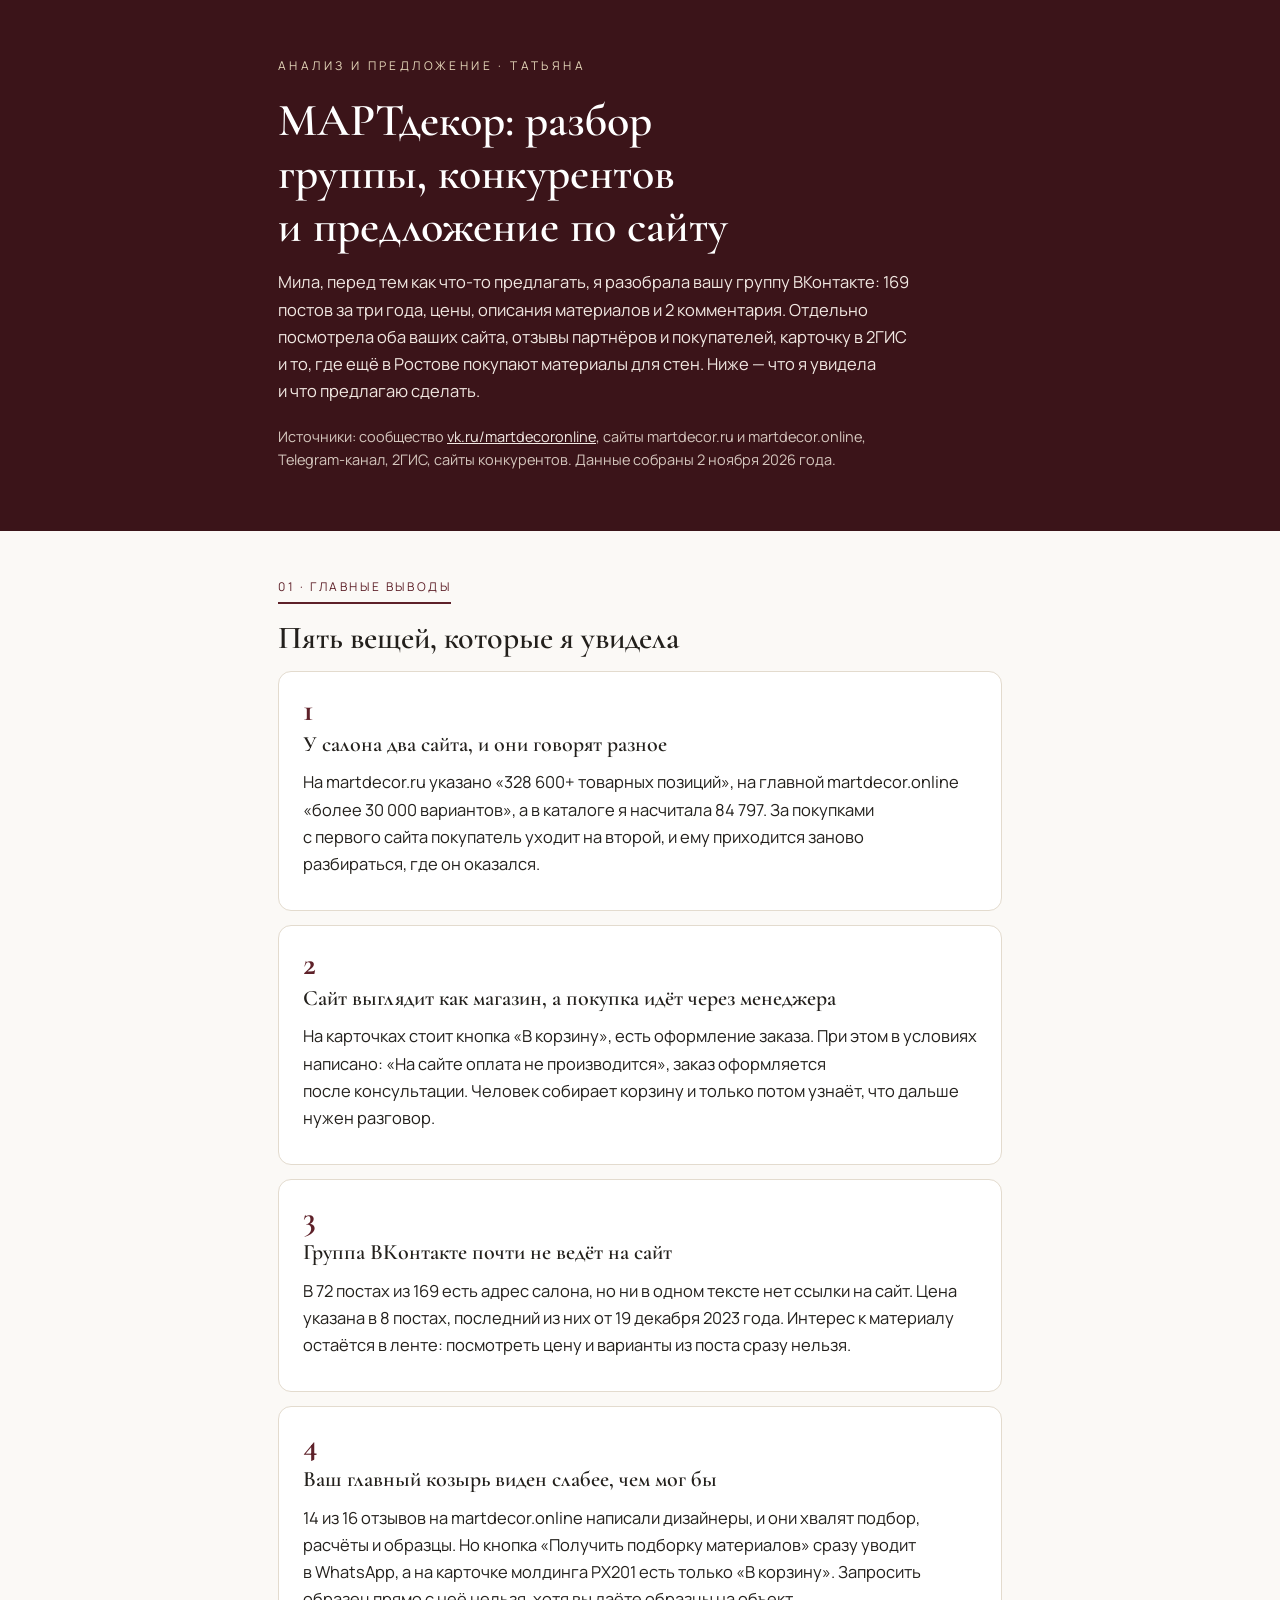
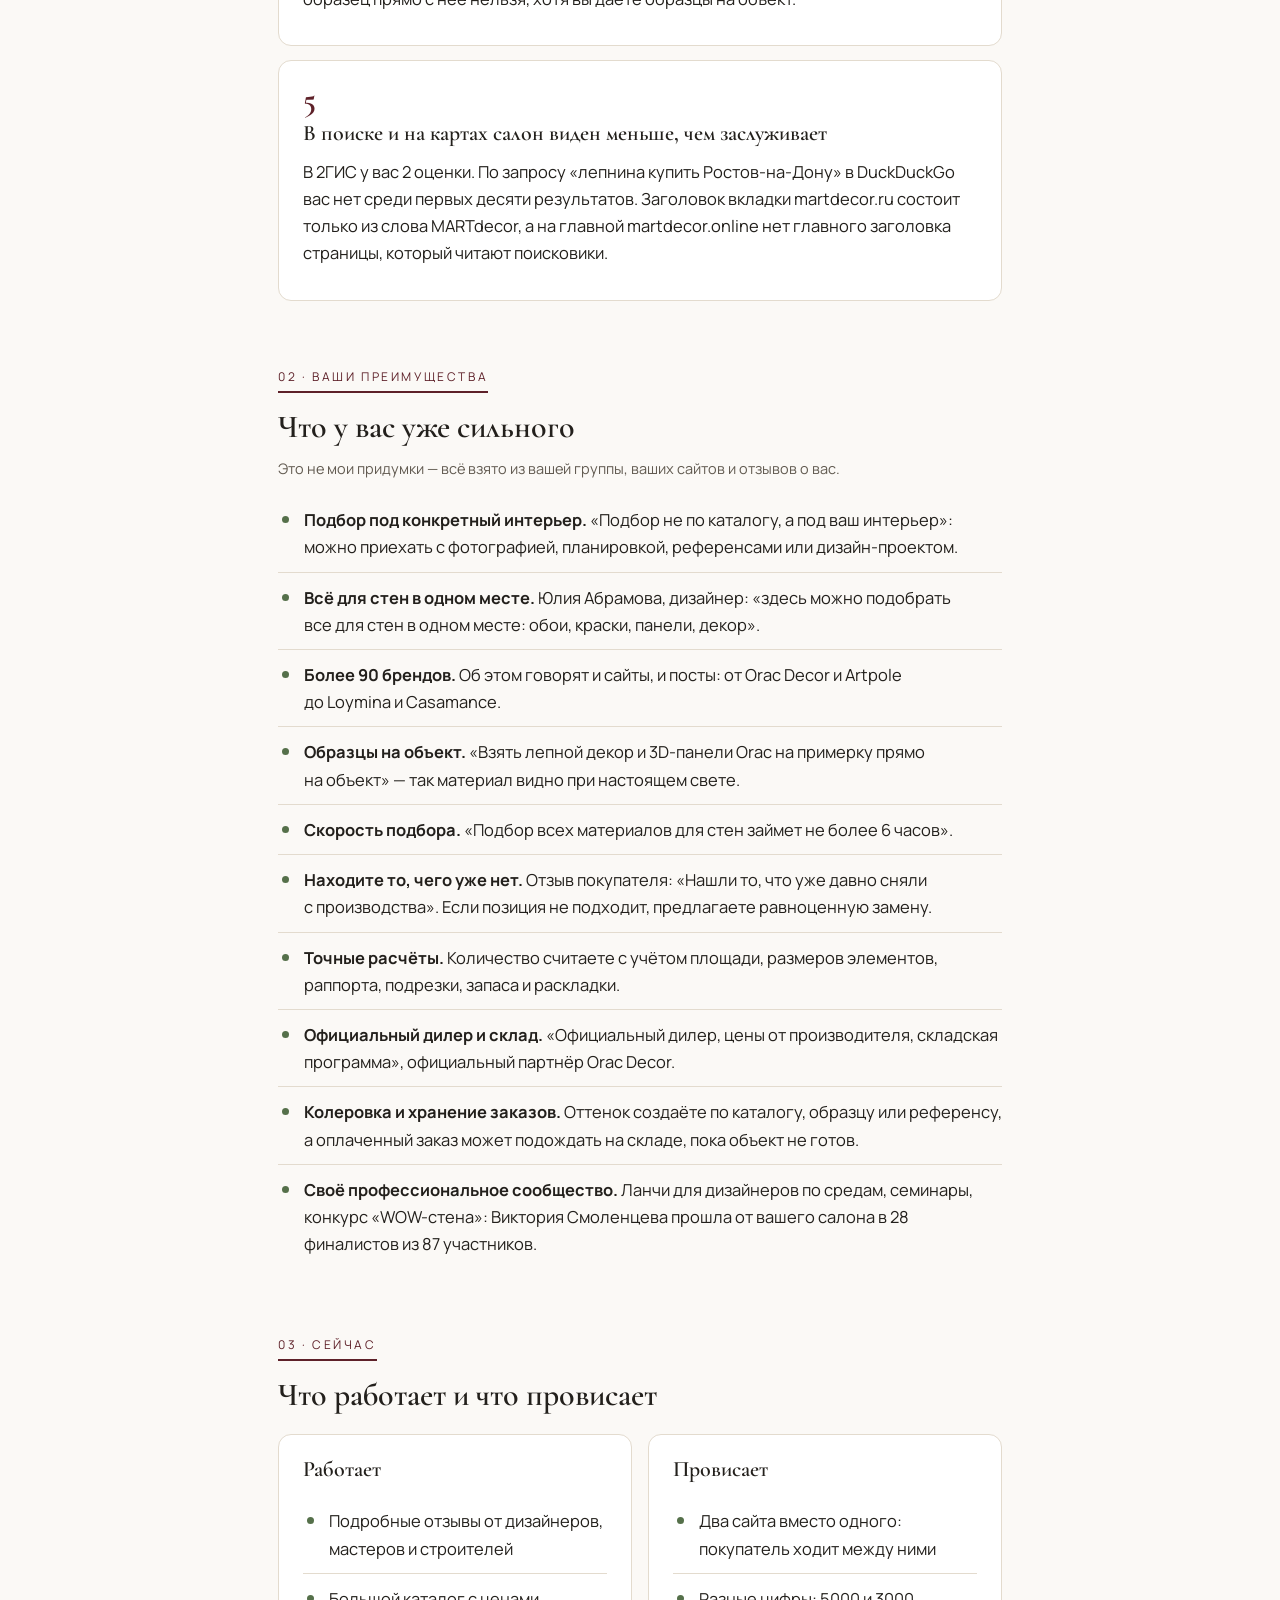
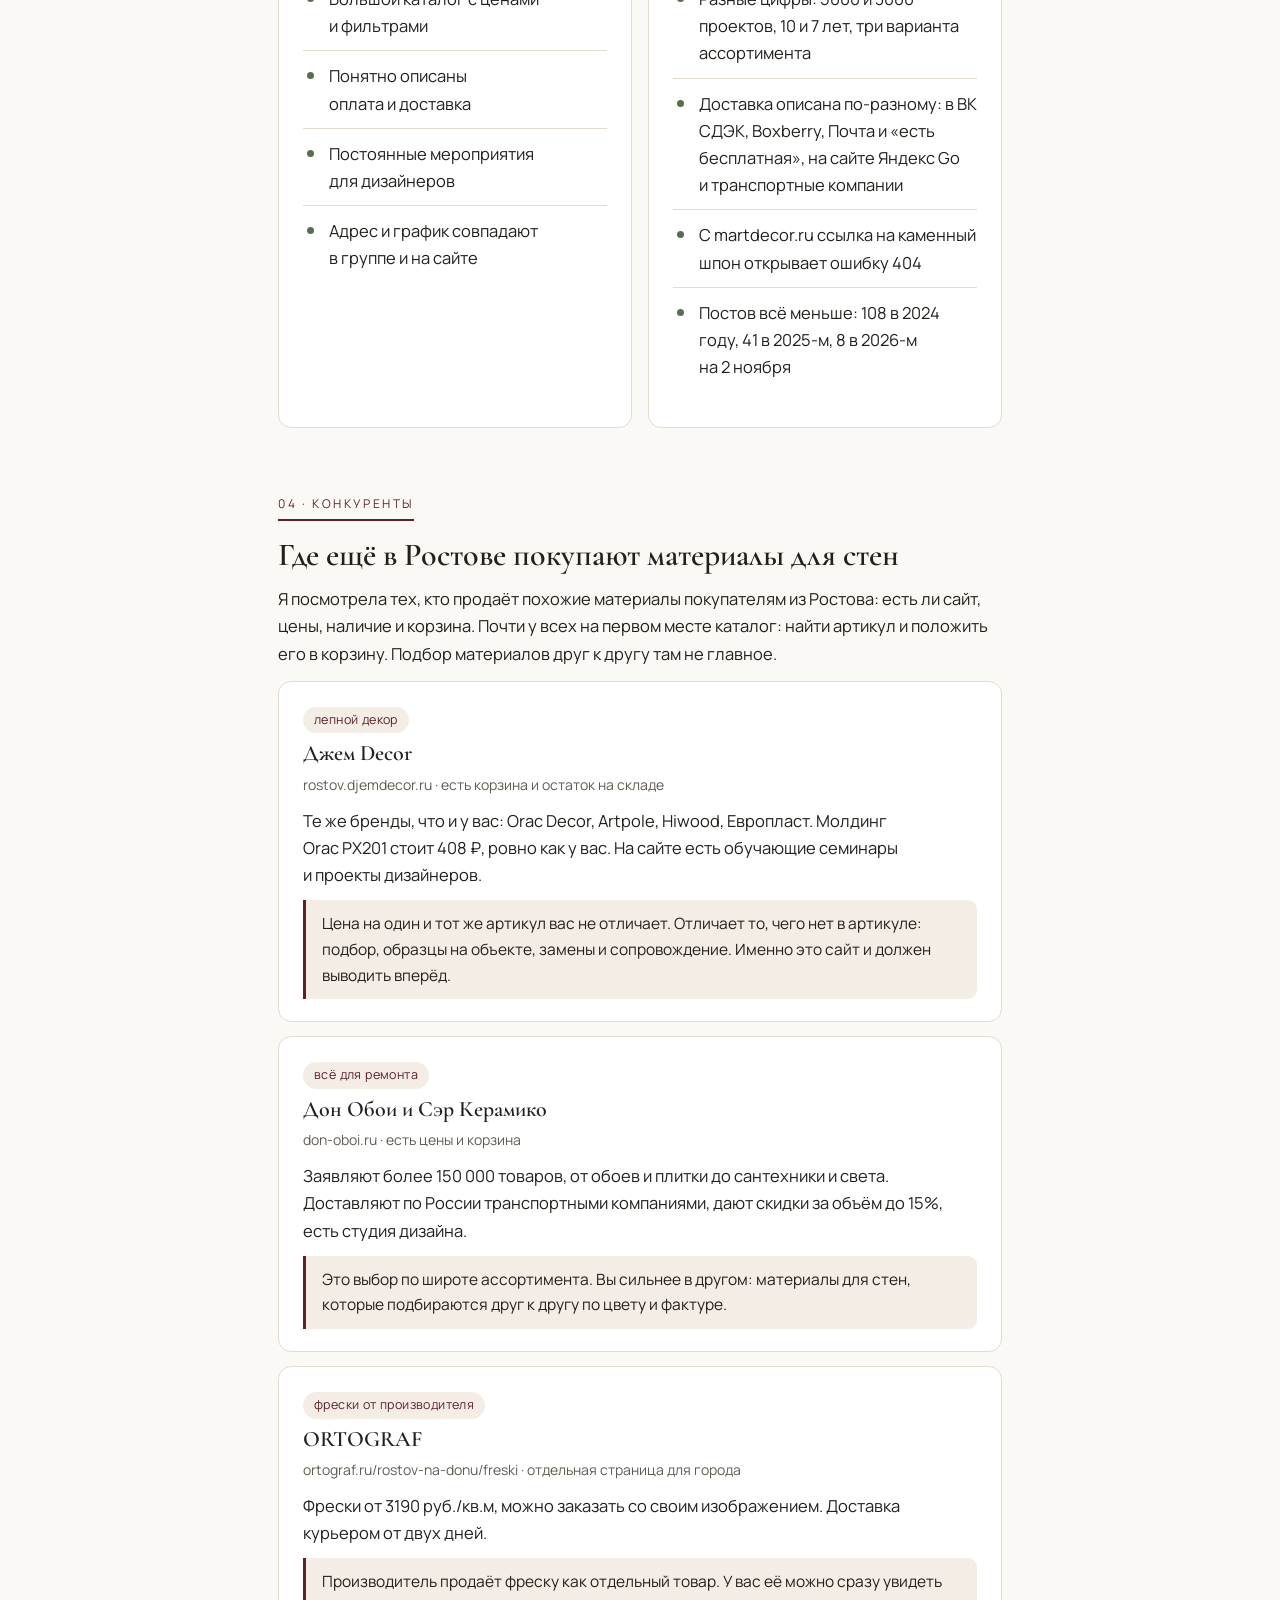
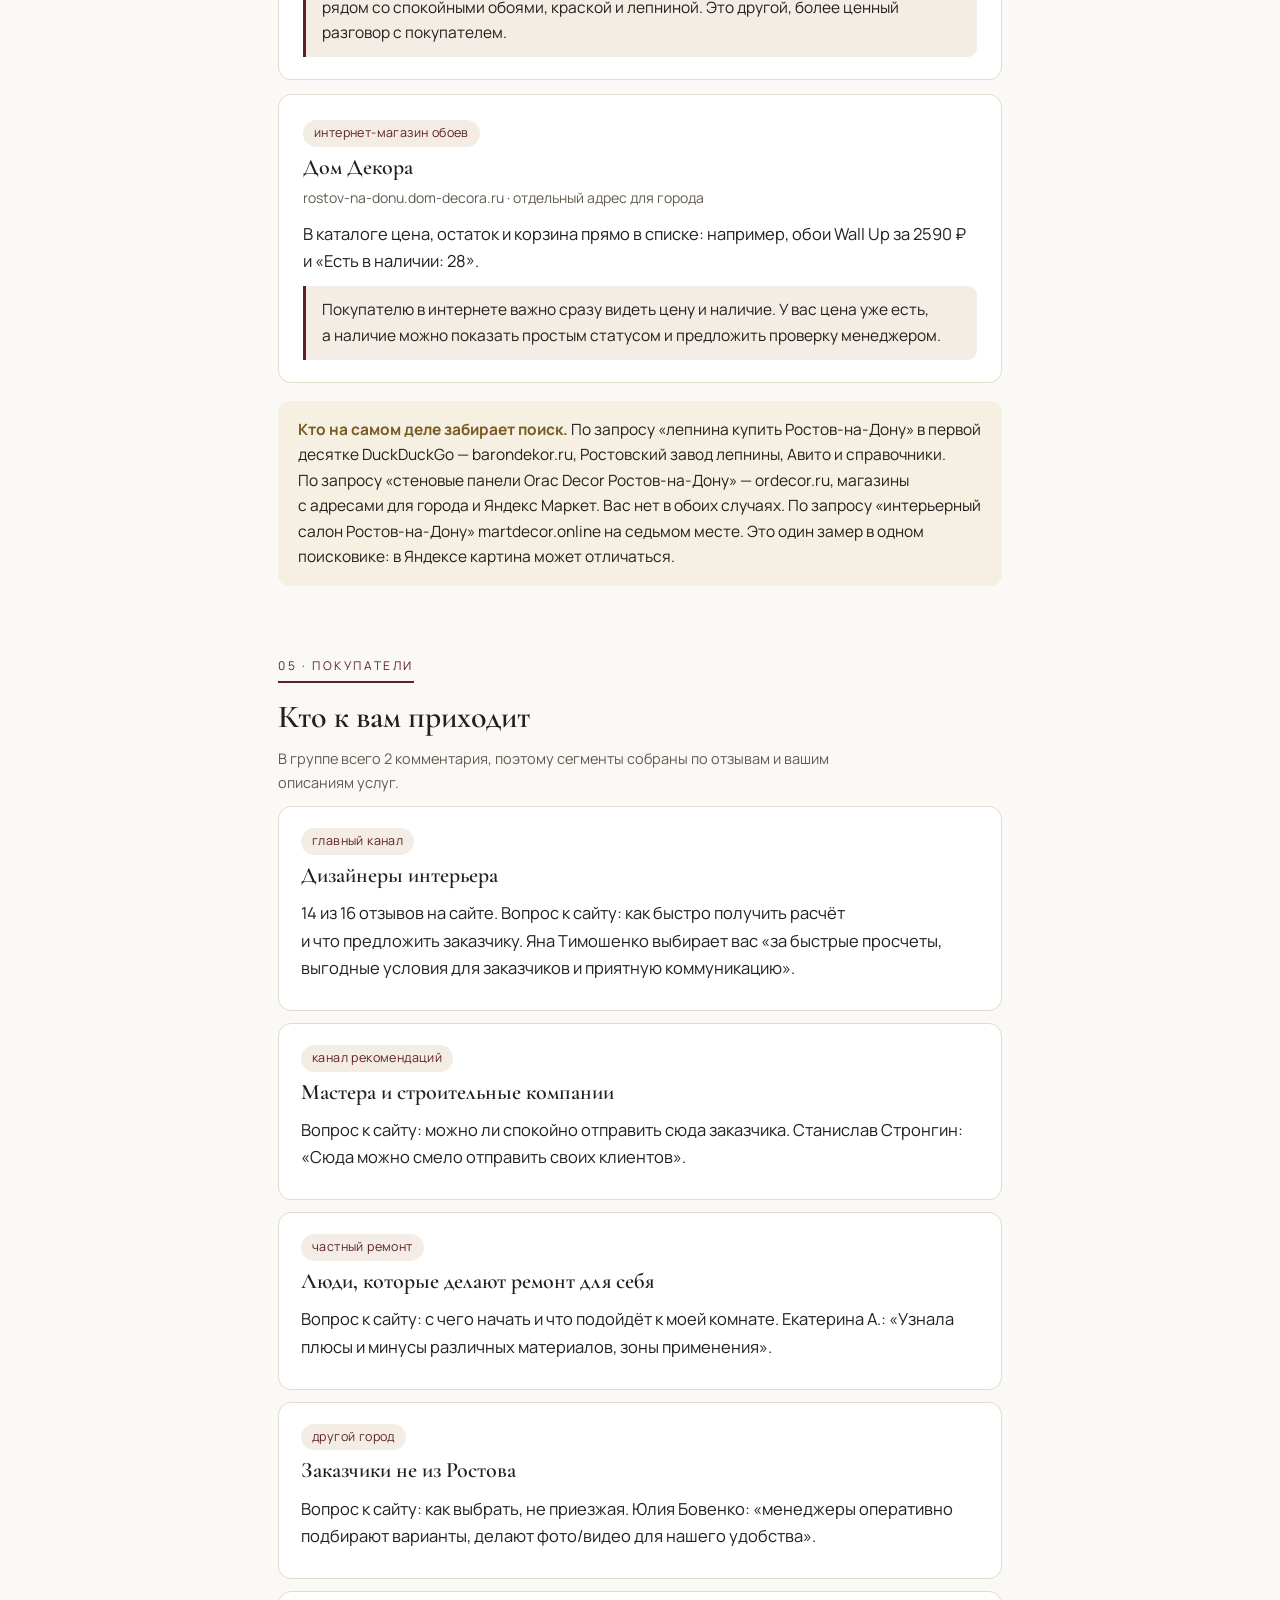
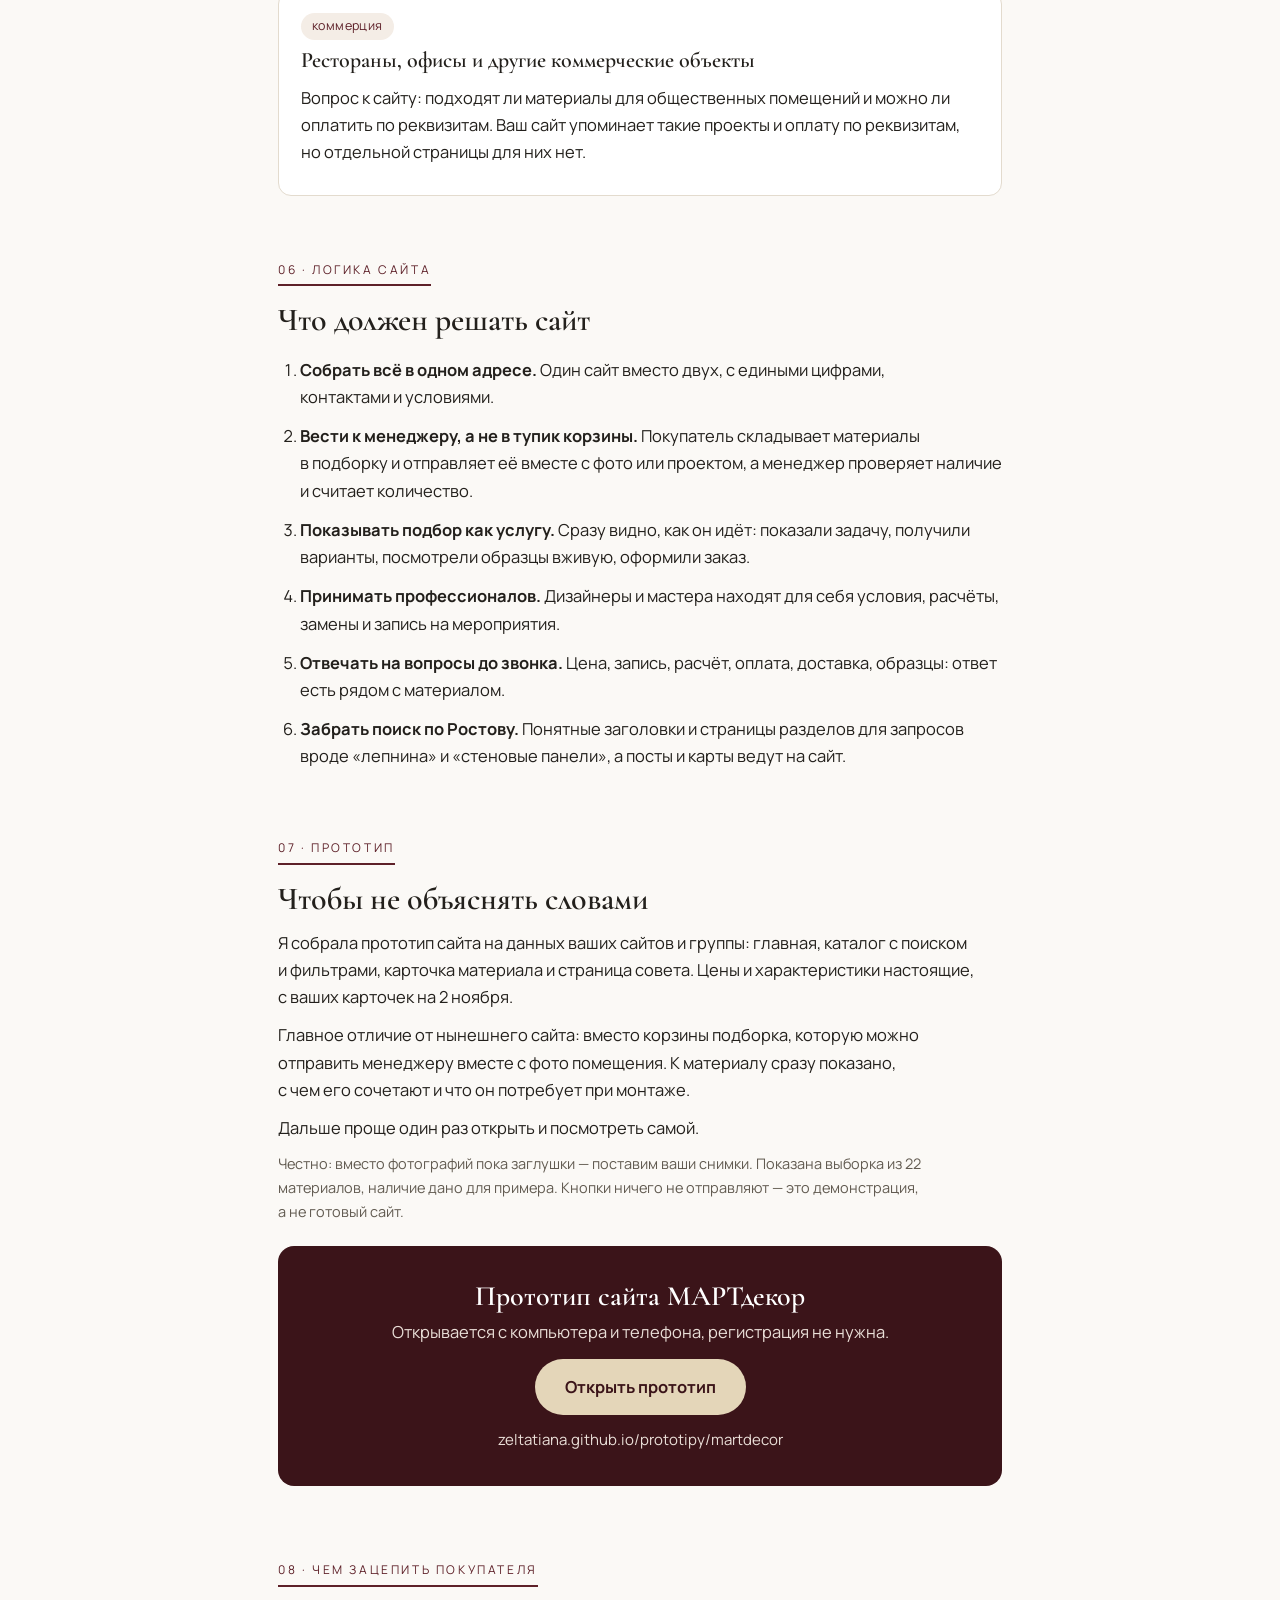
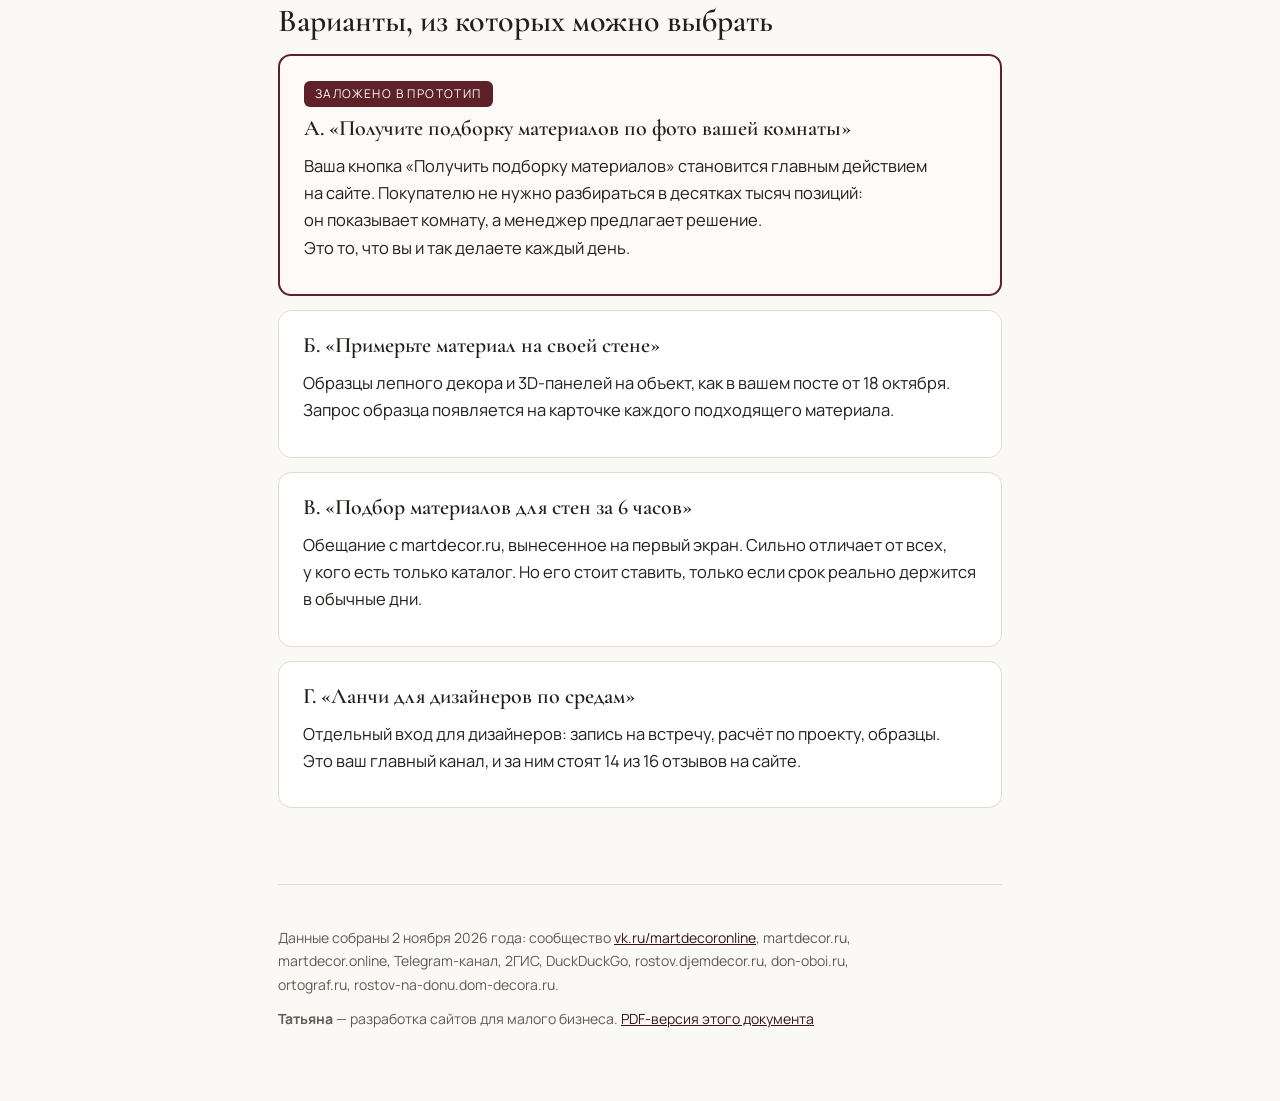
<file: martdecor/kp/index.html>
<!doctype html>
<html lang="ru">
<head>
<meta charset="utf-8">
<meta name="viewport" content="width=device-width, initial-scale=1">
<meta name="robots" content="noindex, nofollow">
<title>МАРТдекор&nbsp;— анализ и&nbsp;предложение по&nbsp;сайту</title>
<link rel="preconnect" href="https://fonts.googleapis.com">
<link rel="preconnect" href="https://fonts.gstatic.com" crossorigin>
<link href="https://fonts.googleapis.com/css2?family=Cormorant+Garamond:wght@500;600;700&family=Manrope:wght@400;500;600;700&display=swap" rel="stylesheet">
<style>
/* Роли цветов постоянные, значения — под клиента: акцент из логотипа или обложки группы */
:root{
  --sage:#5E2129; --sage-dark:#3B1419; --sage-ink:#5E2129; --gold:#55704A; --mint:#E4D6B9;
  --bg:#FBF9F6; --paper:#fff; --ink:#23201C; --muted:#625B51; --line:#E3DBCE; --tint:#F4EDE6; --warn:#F5F0E2;
}
*{box-sizing:border-box}
body{margin:0;background:var(--bg);color:var(--ink);font:16.5px/1.65 Manrope,system-ui,sans-serif}
.wrap{max-width:780px;margin:0 auto;padding:0 28px}
h1,h2,h3{font-family:'Cormorant Garamond',Georgia,serif;font-weight:600;line-height:1.15;margin:0}
h1{font-size:46px;margin-bottom:16px}
h2{font-size:32px;margin:0 0 6px}
h3{font-size:22px;margin:0 0 6px}
p{margin:11px 0}
p,li{text-wrap:pretty}
.sub{color:var(--muted);font-size:14.5px}
p.sub{max-width:72ch}
header{background:var(--sage-dark);color:#fff;padding:56px 0 48px}
header .eyebrow{letter-spacing:3.4px;text-transform:uppercase;font-size:12px;color:var(--mint);margin-bottom:18px}
header h1{color:#fff;max-width:24ch}
header p{color:#F1E8E2;max-width:64ch}
header .sub{color:#D5C7BE;margin-top:20px}
header a{color:#F1E8E2}
section{padding:46px 0 6px}
.sec-num{display:block;width:max-content;font-size:12px;letter-spacing:2.6px;text-transform:uppercase;color:var(--sage);border-bottom:2px solid var(--sage);padding-bottom:5px;margin-bottom:16px}
.card{background:var(--paper);border:1px solid var(--line);border-radius:13px;padding:22px 24px;margin:14px 0}
.card .n{font-family:'Cormorant Garamond',serif;font-size:32px;font-weight:700;color:var(--sage);line-height:1;margin-bottom:6px}
.grid.two{display:grid;grid-template-columns:1fr 1fr;gap:16px}
@media(max-width:760px){.grid.two{grid-template-columns:1fr} h1{font-size:36px}}
.adv{list-style:none;padding:0;margin:14px 0}
.adv li{padding:11px 0 11px 26px;border-bottom:1px solid var(--line);position:relative}
.adv li:before{content:"";position:absolute;left:4px;top:21px;width:7px;height:7px;border-radius:50%;background:var(--gold)}
.adv li:last-child{border:0}
.why{background:var(--tint);border-left:3px solid var(--sage);border-radius:0 9px 9px 0;padding:11px 16px;margin-top:12px;font-size:15.5px}
.seg{background:var(--paper);border:1px solid var(--line);border-radius:13px;padding:18px 22px;margin:12px 0}
.tag{display:inline-block;background:var(--tint);color:var(--sage-ink);font-size:12.5px;letter-spacing:.4px;padding:3px 11px;border-radius:999px;margin-bottom:8px}
.src{color:var(--muted);font-size:14px;margin-top:2px}
.note{background:var(--warn);border-radius:12px;padding:16px 20px;margin:18px 0;font-size:15.5px}
.note strong{color:#7A5A22}
ol.tasks{padding-left:22px}
ol.tasks li{margin:12px 0}
.cta{background:var(--sage-dark);color:#fff;border-radius:16px;padding:34px;text-align:center;margin:22px 0}
.cta h3{color:#fff;font-size:28px}
.cta a.btn{display:inline-block;background:var(--mint);color:var(--sage-dark);padding:14px 30px;border-radius:999px;text-decoration:none;font-weight:700;margin-top:14px}
.cta .url{display:block;margin-top:13px;color:#EADFD8;font-size:15px;word-break:break-all}
.cta p{color:#EADFD8;max-width:56ch;margin:0 auto}
.offer{background:var(--paper);border:1px solid var(--line);border-radius:13px;padding:22px 24px;margin:14px 0}
.offer-main{border:2px solid var(--sage);background:#FDFAF7}
.badge{display:inline-block;background:var(--sage);color:#fff;font-size:12px;letter-spacing:1.4px;text-transform:uppercase;padding:3px 11px;border-radius:6px;margin-bottom:9px}
blockquote{margin:14px 0;padding:14px 20px;background:var(--paper);border-left:3px solid var(--gold);border-radius:0 9px 9px 0;font-style:italic;color:#353B36}
footer{margin-top:56px;padding:30px 0 60px;border-top:1px solid var(--line);color:var(--muted);font-size:14px}
footer p{max-width:70ch}
footer a{color:var(--sage-dark)}
@media print{
  body{background:#fff;font-size:11.5pt}
  .wrap{max-width:100%;padding:0 14mm}
  header{padding:16mm 0 11mm;-webkit-print-color-adjust:exact;print-color-adjust:exact}
  section{padding:7mm 0 0}
  h2{margin-top:2mm}
  .adv li{padding:7px 0 7px 24px}
  p{margin:8px 0}
  .card,.seg,.offer,.cta,.note,.why,blockquote{page-break-inside:avoid;break-inside:avoid;-webkit-print-color-adjust:exact;print-color-adjust:exact}
  h2,h3,.sec-num{page-break-after:avoid;break-after:avoid}
  .card,.seg,.offer{padding:16px 20px;margin:10px 0}
  .why{margin-top:9px;padding:9px 14px}
  .cta{padding:24px;margin:16px 0}
  footer{margin-top:28px;padding:18px 0 20px}
  h1{font-size:28pt}h2{font-size:20pt}h3{font-size:14pt}
  a{color:inherit;text-decoration:none}
  .grid.two{grid-template-columns:1fr 1fr!important;gap:10px;break-inside:avoid;page-break-inside:avoid}
  .grid.two .card{margin:0}
  p,li{break-inside:avoid;page-break-inside:avoid}
  section>h2+p,section>h2+p.sub{break-before:avoid}
  @page{size:A4;margin:13mm 0 14mm}
  @page:first{margin-top:0}
}
</style>
</head>
<body>

<header>
  <div class="wrap">
    <div class="eyebrow">Анализ и&nbsp;предложение · Татьяна</div>
    <h1>МАРТдекор: разбор группы, конкурентов и&nbsp;предложение по&nbsp;сайту</h1>
    <p>Мила, перед&nbsp;тем&nbsp;как&nbsp;что-то предлагать, я&nbsp;разобрала вашу группу ВКонтакте: 169 постов за&nbsp;три года, цены, описания материалов и&nbsp;2 комментария. Отдельно посмотрела оба ваших сайта, отзывы партнёров и&nbsp;покупателей, карточку в&nbsp;2ГИС и&nbsp;то,&nbsp;где&nbsp;ещё&nbsp;в&nbsp;Ростове покупают материалы для&nbsp;стен. Ниже&nbsp;— что&nbsp;я&nbsp;увидела и&nbsp;что&nbsp;предлагаю сделать.</p>
    <p class="sub">Источники: сообщество <a href="https://vk.ru/martdecoronline">vk.ru/martdecoronline</a>, сайты martdecor.ru и&nbsp;martdecor.online, Telegram-канал, 2ГИС, сайты конкурентов. Данные собраны 2 ноября 2026 года.</p>
  </div>
</header>

<div class="wrap">

<section>
  <span class="sec-num">01 · Главные выводы</span>
  <h2>Пять вещей, которые я&nbsp;увидела</h2>
  <div class="card">
    <div class="n">1</div>
    <h3>У&nbsp;салона два сайта, и&nbsp;они&nbsp;говорят разное</h3>
    <p>На&nbsp;martdecor.ru указано «328&nbsp;600+ товарных позиций», на&nbsp;главной martdecor.online «более 30&nbsp;000 вариантов», а&nbsp;в&nbsp;каталоге я&nbsp;насчитала 84&nbsp;797. За&nbsp;покупками с&nbsp;первого сайта покупатель уходит на&nbsp;второй, и&nbsp;ему приходится заново разбираться, где&nbsp;он&nbsp;оказался.</p>
  </div>
  <div class="card">
    <div class="n">2</div>
    <h3>Сайт выглядит как&nbsp;магазин, а&nbsp;покупка идёт через&nbsp;менеджера</h3>
    <p>На&nbsp;карточках стоит кнопка «В&nbsp;корзину», есть оформление заказа. При&nbsp;этом в&nbsp;условиях написано: «На&nbsp;сайте оплата не&nbsp;производится», заказ оформляется после&nbsp;консультации. Человек собирает корзину и&nbsp;только потом узнаёт, что&nbsp;дальше нужен разговор.</p>
  </div>
  <div class="card">
    <div class="n">3</div>
    <h3>Группа ВКонтакте почти не&nbsp;ведёт на&nbsp;сайт</h3>
    <p>В&nbsp;72 постах из&nbsp;169 есть адрес салона, но&nbsp;ни&nbsp;в&nbsp;одном тексте нет&nbsp;ссылки на&nbsp;сайт. Цена указана в&nbsp;8 постах, последний из&nbsp;них от&nbsp;19 декабря 2023 года. Интерес к&nbsp;материалу остаётся в&nbsp;ленте: посмотреть цену и&nbsp;варианты из&nbsp;поста сразу нельзя.</p>
  </div>
  <div class="card">
    <div class="n">4</div>
    <h3>Ваш&nbsp;главный козырь виден слабее, чем&nbsp;мог&nbsp;бы</h3>
    <p>14 из&nbsp;16 отзывов на&nbsp;martdecor.online написали дизайнеры, и&nbsp;они&nbsp;хвалят подбор, расчёты и&nbsp;образцы. Но&nbsp;кнопка «Получить подборку материалов» сразу уводит в&nbsp;WhatsApp, а&nbsp;на&nbsp;карточке молдинга PX201 есть только «В&nbsp;корзину». Запросить образец прямо с&nbsp;неё нельзя, хотя вы&nbsp;даёте образцы на&nbsp;объект.</p>
  </div>
  <div class="card">
    <div class="n">5</div>
    <h3>В&nbsp;поиске и&nbsp;на&nbsp;картах салон виден меньше, чем&nbsp;заслуживает</h3>
    <p>В&nbsp;2ГИС у&nbsp;вас 2 оценки. По&nbsp;запросу «лепнина купить Ростов-на-Дону» в&nbsp;DuckDuckGo вас нет&nbsp;среди первых десяти результатов. Заголовок вкладки martdecor.ru состоит только из&nbsp;слова MARTdecor, а&nbsp;на&nbsp;главной martdecor.online нет&nbsp;главного заголовка страницы, который читают поисковики.</p>
  </div>
</section>

<section>
  <span class="sec-num">02 · Ваши преимущества</span>
  <h2>Что&nbsp;у&nbsp;вас уже&nbsp;сильного</h2>
  <p class="sub">Это&nbsp;не&nbsp;мои придумки&nbsp;— всё взято из&nbsp;вашей группы, ваших сайтов и&nbsp;отзывов о&nbsp;вас.</p>
  <ul class="adv">
    <li><b>Подбор под&nbsp;конкретный интерьер.</b> «Подбор не&nbsp;по&nbsp;каталогу, а&nbsp;под&nbsp;ваш&nbsp;интерьер»: можно приехать с&nbsp;фотографией, планировкой, референсами или&nbsp;дизайн-проектом.</li>
    <li><b>Всё для&nbsp;стен в&nbsp;одном месте.</b> Юлия Абрамова, дизайнер: «здесь можно подобрать все&nbsp;для&nbsp;стен в&nbsp;одном месте: обои, краски, панели, декор».</li>
    <li><b>Более 90 брендов.</b> Об&nbsp;этом говорят и&nbsp;сайты, и&nbsp;посты: от&nbsp;Orac Decor и&nbsp;Artpole до&nbsp;Loymina и&nbsp;Casamance.</li>
    <li><b>Образцы на&nbsp;объект.</b> «Взять лепной декор и&nbsp;3D‑панели Orac на&nbsp;примерку прямо на&nbsp;объект»&nbsp;— так&nbsp;материал видно при&nbsp;настоящем свете.</li>
    <li><b>Скорость подбора.</b> «Подбор всех материалов для&nbsp;стен займет не&nbsp;более 6 часов».</li>
    <li><b>Находите то,&nbsp;чего уже&nbsp;нет.</b> Отзыв покупателя: «Нашли то,&nbsp;что&nbsp;уже&nbsp;давно сняли с&nbsp;производства». Если&nbsp;позиция не&nbsp;подходит, предлагаете равноценную замену.</li>
    <li><b>Точные расчёты.</b> Количество считаете с&nbsp;учётом площади, размеров элементов, раппорта, подрезки, запаса и&nbsp;раскладки.</li>
    <li><b>Официальный дилер и&nbsp;склад.</b> «Официальный дилер, цены от&nbsp;производителя, складская программа», официальный партнёр Orac Decor.</li>
    <li><b>Колеровка и&nbsp;хранение заказов.</b> Оттенок создаёте по&nbsp;каталогу, образцу или&nbsp;референсу, а&nbsp;оплаченный заказ может подождать на&nbsp;складе, пока объект не&nbsp;готов.</li>
    <li><b>Своё профессиональное сообщество.</b> Ланчи для&nbsp;дизайнеров по&nbsp;средам, семинары, конкурс «WOW-стена»: Виктория Смоленцева прошла от&nbsp;вашего салона в&nbsp;28 финалистов из&nbsp;87 участников.</li>
  </ul>
</section>

<section>
  <span class="sec-num">03 · Сейчас</span>
  <h2>Что&nbsp;работает и&nbsp;что&nbsp;провисает</h2>
  <div class="grid two">
    <div class="card">
      <h3>Работает</h3>
      <ul class="adv">
        <li>Подробные отзывы от&nbsp;дизайнеров, мастеров и&nbsp;строителей</li>
        <li>Большой каталог с&nbsp;ценами и&nbsp;фильтрами</li>
        <li>Понятно описаны оплата и&nbsp;доставка</li>
        <li>Постоянные мероприятия для&nbsp;дизайнеров</li>
        <li>Адрес и&nbsp;график совпадают в&nbsp;группе и&nbsp;на&nbsp;сайте</li>
      </ul>
    </div>
    <div class="card">
      <h3>Провисает</h3>
      <ul class="adv">
        <li>Два сайта вместо одного: покупатель ходит между&nbsp;ними</li>
        <li>Разные цифры: 5000 и&nbsp;3000 проектов, 10 и&nbsp;7 лет, три варианта ассортимента</li>
        <li>Доставка описана по-разному: в&nbsp;ВК СДЭК, Boxberry, Почта и&nbsp;«есть бесплатная», на&nbsp;сайте Яндекс Go и&nbsp;транспортные компании</li>
        <li>С&nbsp;martdecor.ru ссылка на&nbsp;каменный шпон открывает ошибку 404</li>
        <li>Постов всё меньше: 108 в&nbsp;2024 году, 41 в&nbsp;2025-м, 8 в&nbsp;2026-м на&nbsp;2 ноября</li>
      </ul>
    </div>
  </div>
</section>

<section>
  <span class="sec-num">04 · Конкуренты</span>
  <h2>Где&nbsp;ещё&nbsp;в&nbsp;Ростове покупают материалы для&nbsp;стен</h2>
  <p>Я&nbsp;посмотрела тех, кто продаёт похожие материалы покупателям из&nbsp;Ростова: есть&nbsp;ли сайт, цены, наличие и&nbsp;корзина. Почти у&nbsp;всех на&nbsp;первом месте каталог: найти артикул и&nbsp;положить его&nbsp;в&nbsp;корзину. Подбор материалов друг к&nbsp;другу там&nbsp;не&nbsp;главное.</p>
  <div class="card">
    <span class="tag">лепной декор</span>
    <h3>Джем Decor</h3>
    <p class="src">rostov.djemdecor.ru · есть корзина и&nbsp;остаток на&nbsp;складе</p>
    <p>Те&nbsp;же бренды, что&nbsp;и&nbsp;у&nbsp;вас: Orac Decor, Artpole, Hiwood, Европласт. Молдинг Orac PX201 стоит 408&nbsp;₽, ровно как&nbsp;у&nbsp;вас. На&nbsp;сайте есть обучающие семинары и&nbsp;проекты дизайнеров.</p>
    <div class="why">Цена на&nbsp;один и&nbsp;тот&nbsp;же артикул вас не&nbsp;отличает. Отличает то,&nbsp;чего нет&nbsp;в&nbsp;артикуле: подбор, образцы на&nbsp;объекте, замены и&nbsp;сопровождение. Именно это&nbsp;сайт и&nbsp;должен выводить вперёд.</div>
  </div>
  <div class="card">
    <span class="tag">всё для&nbsp;ремонта</span>
    <h3>Дон Обои и&nbsp;Сэр Керамико</h3>
    <p class="src">don-oboi.ru · есть цены и&nbsp;корзина</p>
    <p>Заявляют более 150&nbsp;000 товаров, от&nbsp;обоев и&nbsp;плитки до&nbsp;сантехники и&nbsp;света. Доставляют по&nbsp;России транспортными компаниями, дают скидки за&nbsp;объём до&nbsp;15%, есть студия дизайна.</p>
    <div class="why">Это&nbsp;выбор по&nbsp;широте ассортимента. Вы&nbsp;сильнее в&nbsp;другом: материалы для&nbsp;стен, которые подбираются друг к&nbsp;другу по&nbsp;цвету и&nbsp;фактуре.</div>
  </div>
  <div class="card">
    <span class="tag">фрески от&nbsp;производителя</span>
    <h3>ORTOGRAF</h3>
    <p class="src">ortograf.ru/rostov-na-donu/freski · отдельная страница для&nbsp;города</p>
    <p>Фрески от&nbsp;3190 руб./кв.м, можно заказать со&nbsp;своим изображением. Доставка курьером от&nbsp;двух дней.</p>
    <div class="why">Производитель продаёт фреску как&nbsp;отдельный товар. У&nbsp;вас её&nbsp;можно сразу увидеть рядом со&nbsp;спокойными обоями, краской и&nbsp;лепниной. Это&nbsp;другой, более ценный разговор с&nbsp;покупателем.</div>
  </div>
  <div class="card">
    <span class="tag">интернет-магазин обоев</span>
    <h3>Дом Декора</h3>
    <p class="src">rostov-na-donu.dom-decora.ru · отдельный адрес для&nbsp;города</p>
    <p>В&nbsp;каталоге цена, остаток и&nbsp;корзина прямо в&nbsp;списке: например, обои Wall Up за&nbsp;2590&nbsp;₽ и&nbsp;«Есть в&nbsp;наличии: 28».</p>
    <div class="why">Покупателю в&nbsp;интернете важно сразу видеть цену и&nbsp;наличие. У&nbsp;вас цена уже&nbsp;есть, а&nbsp;наличие можно показать простым статусом и&nbsp;предложить проверку менеджером.</div>
  </div>
  <div class="note"><strong>Кто на&nbsp;самом деле забирает поиск.</strong> По&nbsp;запросу «лепнина купить Ростов-на-Дону» в&nbsp;первой десятке DuckDuckGo&nbsp;— barondekor.ru, Ростовский завод лепнины, Авито и&nbsp;справочники. По&nbsp;запросу «стеновые панели Orac Decor Ростов-на-Дону»&nbsp;— ordecor.ru, магазины с&nbsp;адресами для&nbsp;города и&nbsp;Яндекс Маркет. Вас нет&nbsp;в&nbsp;обоих случаях. По&nbsp;запросу «интерьерный салон Ростов-на-Дону» martdecor.online на&nbsp;седьмом месте. Это&nbsp;один замер в&nbsp;одном поисковике: в&nbsp;Яндексе картина может отличаться.</div>
</section>

<section>
  <span class="sec-num">05 · Покупатели</span>
  <h2>Кто к&nbsp;вам приходит</h2>
  <p class="sub">В&nbsp;группе всего 2 комментария, поэтому сегменты собраны по&nbsp;отзывам и&nbsp;вашим описаниям услуг.</p>
  <div class="seg"><span class="tag">главный канал</span>
    <h3>Дизайнеры интерьера</h3>
    <p>14 из&nbsp;16 отзывов на&nbsp;сайте. Вопрос к&nbsp;сайту: как&nbsp;быстро получить расчёт и&nbsp;что&nbsp;предложить заказчику. Яна Тимошенко выбирает вас «за&nbsp;быстрые просчеты, выгодные условия для&nbsp;заказчиков и&nbsp;приятную коммуникацию».</p></div>
  <div class="seg"><span class="tag">канал рекомендаций</span>
    <h3>Мастера и&nbsp;строительные компании</h3>
    <p>Вопрос к&nbsp;сайту: можно&nbsp;ли спокойно отправить сюда заказчика. Станислав Стронгин: «Сюда можно смело отправить своих клиентов».</p></div>
  <div class="seg"><span class="tag">частный ремонт</span>
    <h3>Люди, которые делают ремонт для&nbsp;себя</h3>
    <p>Вопрос к&nbsp;сайту: с&nbsp;чего начать и&nbsp;что&nbsp;подойдёт к&nbsp;моей комнате. Екатерина А.:&nbsp;«Узнала плюсы и&nbsp;минусы различных материалов, зоны применения».</p></div>
  <div class="seg"><span class="tag">другой город</span>
    <h3>Заказчики не&nbsp;из&nbsp;Ростова</h3>
    <p>Вопрос к&nbsp;сайту: как&nbsp;выбрать, не&nbsp;приезжая. Юлия Бовенко: «менеджеры оперативно подбирают варианты, делают фото/видео для&nbsp;нашего удобства».</p></div>
  <div class="seg"><span class="tag">коммерция</span>
    <h3>Рестораны, офисы и&nbsp;другие коммерческие объекты</h3>
    <p>Вопрос к&nbsp;сайту: подходят&nbsp;ли материалы для&nbsp;общественных помещений и&nbsp;можно&nbsp;ли оплатить по&nbsp;реквизитам. Ваш&nbsp;сайт упоминает такие проекты и&nbsp;оплату по&nbsp;реквизитам, но&nbsp;отдельной страницы для&nbsp;них нет.</p></div>
</section>

<section>
  <span class="sec-num">06 · Логика сайта</span>
  <h2>Что&nbsp;должен решать сайт</h2>
  <ol class="tasks">
    <li><b>Собрать всё в&nbsp;одном адресе.</b> Один сайт вместо двух, с&nbsp;едиными цифрами, контактами и&nbsp;условиями.</li>
    <li><b>Вести к&nbsp;менеджеру, а&nbsp;не&nbsp;в&nbsp;тупик корзины.</b> Покупатель складывает материалы в&nbsp;подборку и&nbsp;отправляет её&nbsp;вместе с&nbsp;фото или&nbsp;проектом, а&nbsp;менеджер проверяет наличие и&nbsp;считает количество.</li>
    <li><b>Показывать подбор как&nbsp;услугу.</b> Сразу видно, как&nbsp;он&nbsp;идёт: показали задачу, получили варианты, посмотрели образцы вживую, оформили заказ.</li>
    <li><b>Принимать профессионалов.</b> Дизайнеры и&nbsp;мастера находят для&nbsp;себя условия, расчёты, замены и&nbsp;запись на&nbsp;мероприятия.</li>
    <li><b>Отвечать на&nbsp;вопросы до&nbsp;звонка.</b> Цена, запись, расчёт, оплата, доставка, образцы: ответ есть рядом с&nbsp;материалом.</li>
    <li><b>Забрать поиск по&nbsp;Ростову.</b> Понятные заголовки и&nbsp;страницы разделов для&nbsp;запросов вроде «лепнина» и&nbsp;«стеновые панели», а&nbsp;посты и&nbsp;карты ведут на&nbsp;сайт.</li>
  </ol>
</section>

<section>
  <span class="sec-num">07 · Прототип</span>
  <h2>Чтобы&nbsp;не&nbsp;объяснять словами</h2>
  <p>Я&nbsp;собрала прототип сайта на&nbsp;данных ваших сайтов и&nbsp;группы: главная, каталог с&nbsp;поиском и&nbsp;фильтрами, карточка материала и&nbsp;страница совета. Цены и&nbsp;характеристики настоящие, с&nbsp;ваших карточек на&nbsp;2 ноября.</p>
  <p>Главное отличие от&nbsp;нынешнего сайта: вместо корзины подборка, которую можно отправить менеджеру вместе с&nbsp;фото помещения. К&nbsp;материалу сразу показано, с&nbsp;чем&nbsp;его&nbsp;сочетают и&nbsp;что&nbsp;он&nbsp;потребует при&nbsp;монтаже.</p>
  <p>Дальше проще один раз открыть и&nbsp;посмотреть самой.</p>
  <p class="sub">Честно: вместо фотографий пока заглушки&nbsp;— поставим ваши снимки. Показана выборка из&nbsp;22 материалов, наличие дано для&nbsp;примера. Кнопки ничего не&nbsp;отправляют&nbsp;— это&nbsp;демонстрация, а&nbsp;не&nbsp;готовый сайт.</p>
  <div class="cta">
    <h3>Прототип сайта МАРТдекор</h3>
    <p>Открывается с&nbsp;компьютера и&nbsp;телефона, регистрация не&nbsp;нужна.</p>
    <a class="btn" href="https://zeltatiana.github.io/prototipy/martdecor/">Открыть прототип</a>
    <span class="url">zeltatiana.github.io/prototipy/martdecor</span>
  </div>
</section>

<section>
  <span class="sec-num">08 · Чем&nbsp;зацепить покупателя</span>
  <h2>Варианты, из&nbsp;которых можно выбрать</h2>
  <div class="offer offer-main">
    <span class="badge">заложено в&nbsp;прототип</span>
    <h3>А.&nbsp;«Получите подборку материалов по&nbsp;фото вашей комнаты»</h3>
    <p>Ваша кнопка «Получить подборку материалов» становится главным действием на&nbsp;сайте. Покупателю не&nbsp;нужно разбираться в&nbsp;десятках тысяч позиций: он&nbsp;показывает комнату, а&nbsp;менеджер предлагает решение. Это&nbsp;то,&nbsp;что&nbsp;вы&nbsp;и&nbsp;так&nbsp;делаете каждый день.</p>
  </div>
  <div class="offer">
    <h3>Б. «Примерьте материал на&nbsp;своей стене»</h3>
    <p>Образцы лепного декора и&nbsp;3D-панелей на&nbsp;объект, как&nbsp;в&nbsp;вашем посте от&nbsp;18 октября. Запрос образца появляется на&nbsp;карточке каждого подходящего материала.</p>
  </div>
  <div class="offer">
    <h3>В.&nbsp;«Подбор материалов для&nbsp;стен за&nbsp;6 часов»</h3>
    <p>Обещание с&nbsp;martdecor.ru, вынесенное на&nbsp;первый экран. Сильно отличает от&nbsp;всех, у&nbsp;кого есть только каталог. Но&nbsp;его&nbsp;стоит ставить, только если&nbsp;срок реально держится в&nbsp;обычные дни.</p>
  </div>
  <div class="offer">
    <h3>Г. «Ланчи для&nbsp;дизайнеров по&nbsp;средам»</h3>
    <p>Отдельный вход для&nbsp;дизайнеров: запись на&nbsp;встречу, расчёт по&nbsp;проекту, образцы. Это&nbsp;ваш&nbsp;главный канал, и&nbsp;за&nbsp;ним стоят 14 из&nbsp;16 отзывов на&nbsp;сайте.</p>
  </div>
</section>

<footer>
  <div class="wrap" style="padding:0">
    <p>Данные собраны 2 ноября 2026 года: сообщество <a href="https://vk.ru/martdecoronline">vk.ru/martdecoronline</a>, martdecor.ru, martdecor.online, Telegram-канал, 2ГИС, DuckDuckGo, rostov.djemdecor.ru, don-oboi.ru, ortograf.ru, rostov-na-donu.dom-decora.ru.</p>
    <p><b>Татьяна</b> — разработка сайтов для&nbsp;малого бизнеса. <a href="KP-MARTdecor.pdf">PDF-версия этого документа</a></p>
  </div>
</footer>

</div>
</body>
</html>
</file>
